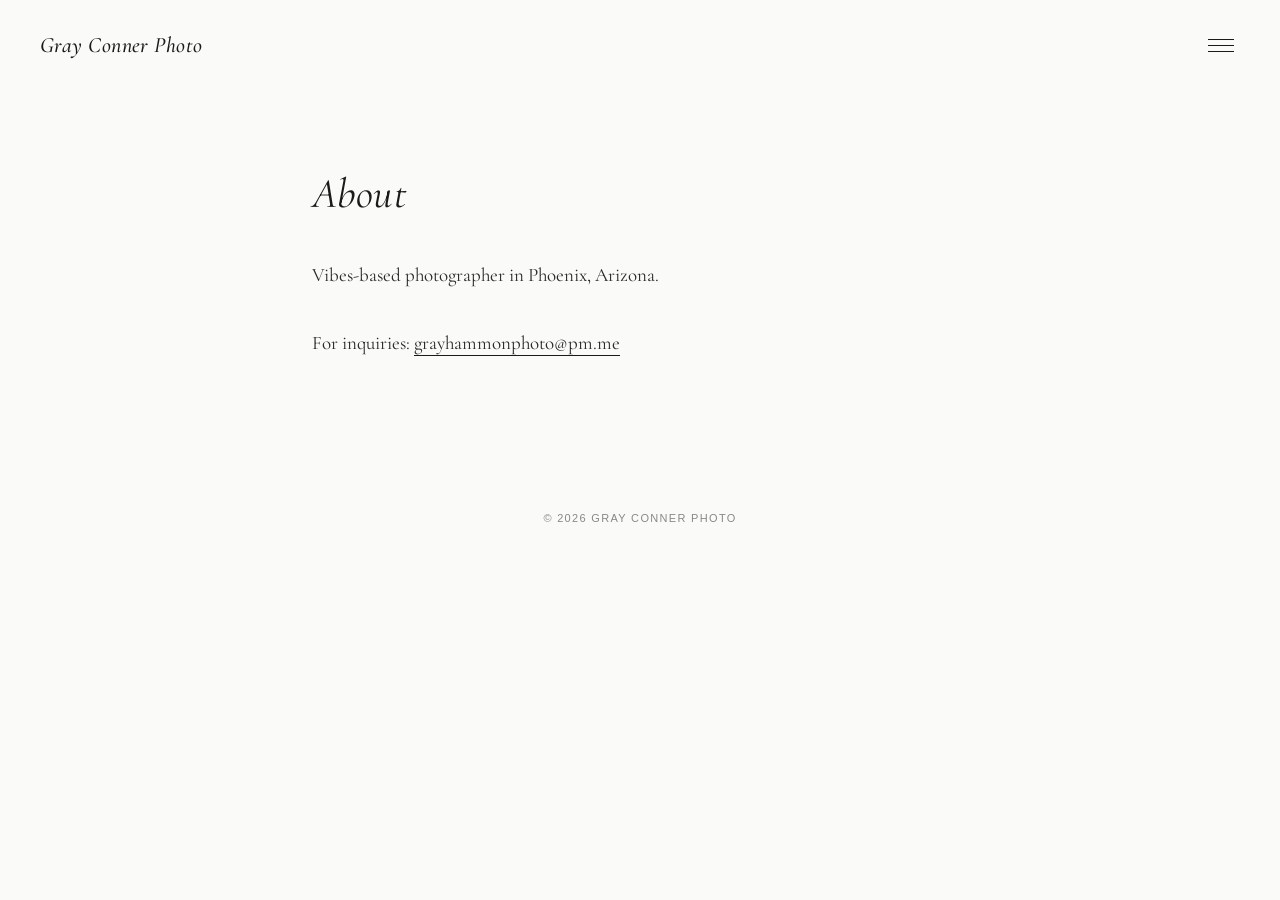
<file: about.html>
<!DOCTYPE html>
<html lang="en">
<head>
  <meta charset="UTF-8">
  <meta name="viewport" content="width=device-width, initial-scale=1.0">
  <title>About — Gray Conner Photo</title>
  <link rel="preconnect" href="https://fonts.googleapis.com">
  <link rel="preconnect" href="https://fonts.gstatic.com" crossorigin>
  <link href="https://fonts.googleapis.com/css2?family=Cormorant+Garamond:ital,wght@0,400;0,500;1,400;1,500&display=swap" rel="stylesheet">
  <link rel="stylesheet" href="css/style.css">
</head>
<body>

  <header class="header">
    <a href="/" class="logo">Gray Conner Photo</a>
    <button class="menu-toggle" aria-label="Open menu">
      <span></span>
      <span></span>
      <span></span>
    </button>
  </header>

  <nav class="nav-overlay">
    <button class="nav-close" aria-label="Close menu">&times;</button>
    <ul class="nav-links">
      <li><a href="/">Work</a></li>
      <li><a href="about.html">About</a></li>
      <li><a href="contact.html">Contact</a></li>
    </ul>
  </nav>

  <main class="about">
    <div class="about-content">
      <div class="about-text">
        <h1>About</h1>
        <p>
          Vibes-based photographer in Phoenix, Arizona.
        </p>
        <p class="about-contact">
          For inquiries: <a href="mailto:grayhammonphoto@pm.me">grayhammonphoto@pm.me</a>
        </p>
      </div>
    </div>
  </main>

  <footer class="footer">
    <p>&copy; 2026 Gray Conner Photo</p>
  </footer>

  <script src="js/main.js"></script>
</body>
</html>
</file>
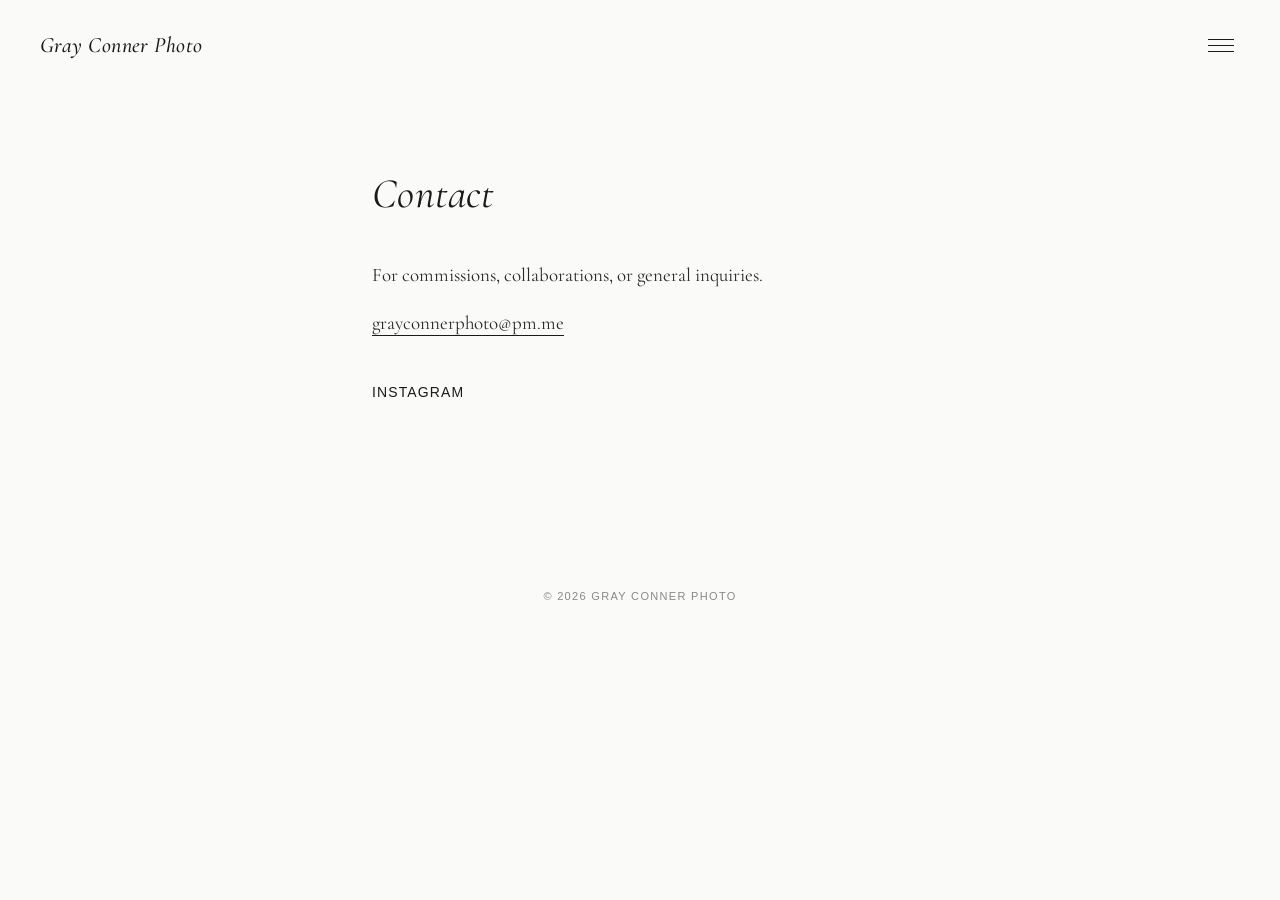
<file: contact.html>
<!DOCTYPE html>
<html lang="en">
<head>
  <meta charset="UTF-8">
  <meta name="viewport" content="width=device-width, initial-scale=1.0">
  <title>Contact — Gray Conner Photo</title>
  <link rel="preconnect" href="https://fonts.googleapis.com">
  <link rel="preconnect" href="https://fonts.gstatic.com" crossorigin>
  <link href="https://fonts.googleapis.com/css2?family=Cormorant+Garamond:ital,wght@0,400;0,500;1,400;1,500&display=swap" rel="stylesheet">
  <link rel="stylesheet" href="css/style.css">
</head>
<body>

  <header class="header">
    <a href="/" class="logo">Gray Conner Photo</a>
    <button class="menu-toggle" aria-label="Open menu">
      <span></span>
      <span></span>
      <span></span>
    </button>
  </header>

  <nav class="nav-overlay">
    <button class="nav-close" aria-label="Close menu">&times;</button>
    <ul class="nav-links">
      <li><a href="/">Work</a></li>
      <li><a href="about.html">About</a></li>
      <li><a href="contact.html">Contact</a></li>
    </ul>
  </nav>

  <main class="contact">
    <div class="contact-content">
      <h1>Contact</h1>
      <p>For commissions, collaborations, or general inquiries.</p>
      <p><a href="mailto:grayconnerphoto@pm.me">grayconnerphoto@pm.me</a></p>
      <div class="contact-social">
        <a href="https://instagram.com/grayconnerphoto" target="_blank" rel="noopener">Instagram</a>
      </div>
    </div>
  </main>

  <footer class="footer">
    <p>&copy; 2026 Gray Conner Photo</p>
  </footer>

  <script src="js/main.js"></script>
</body>
</html>
</file>
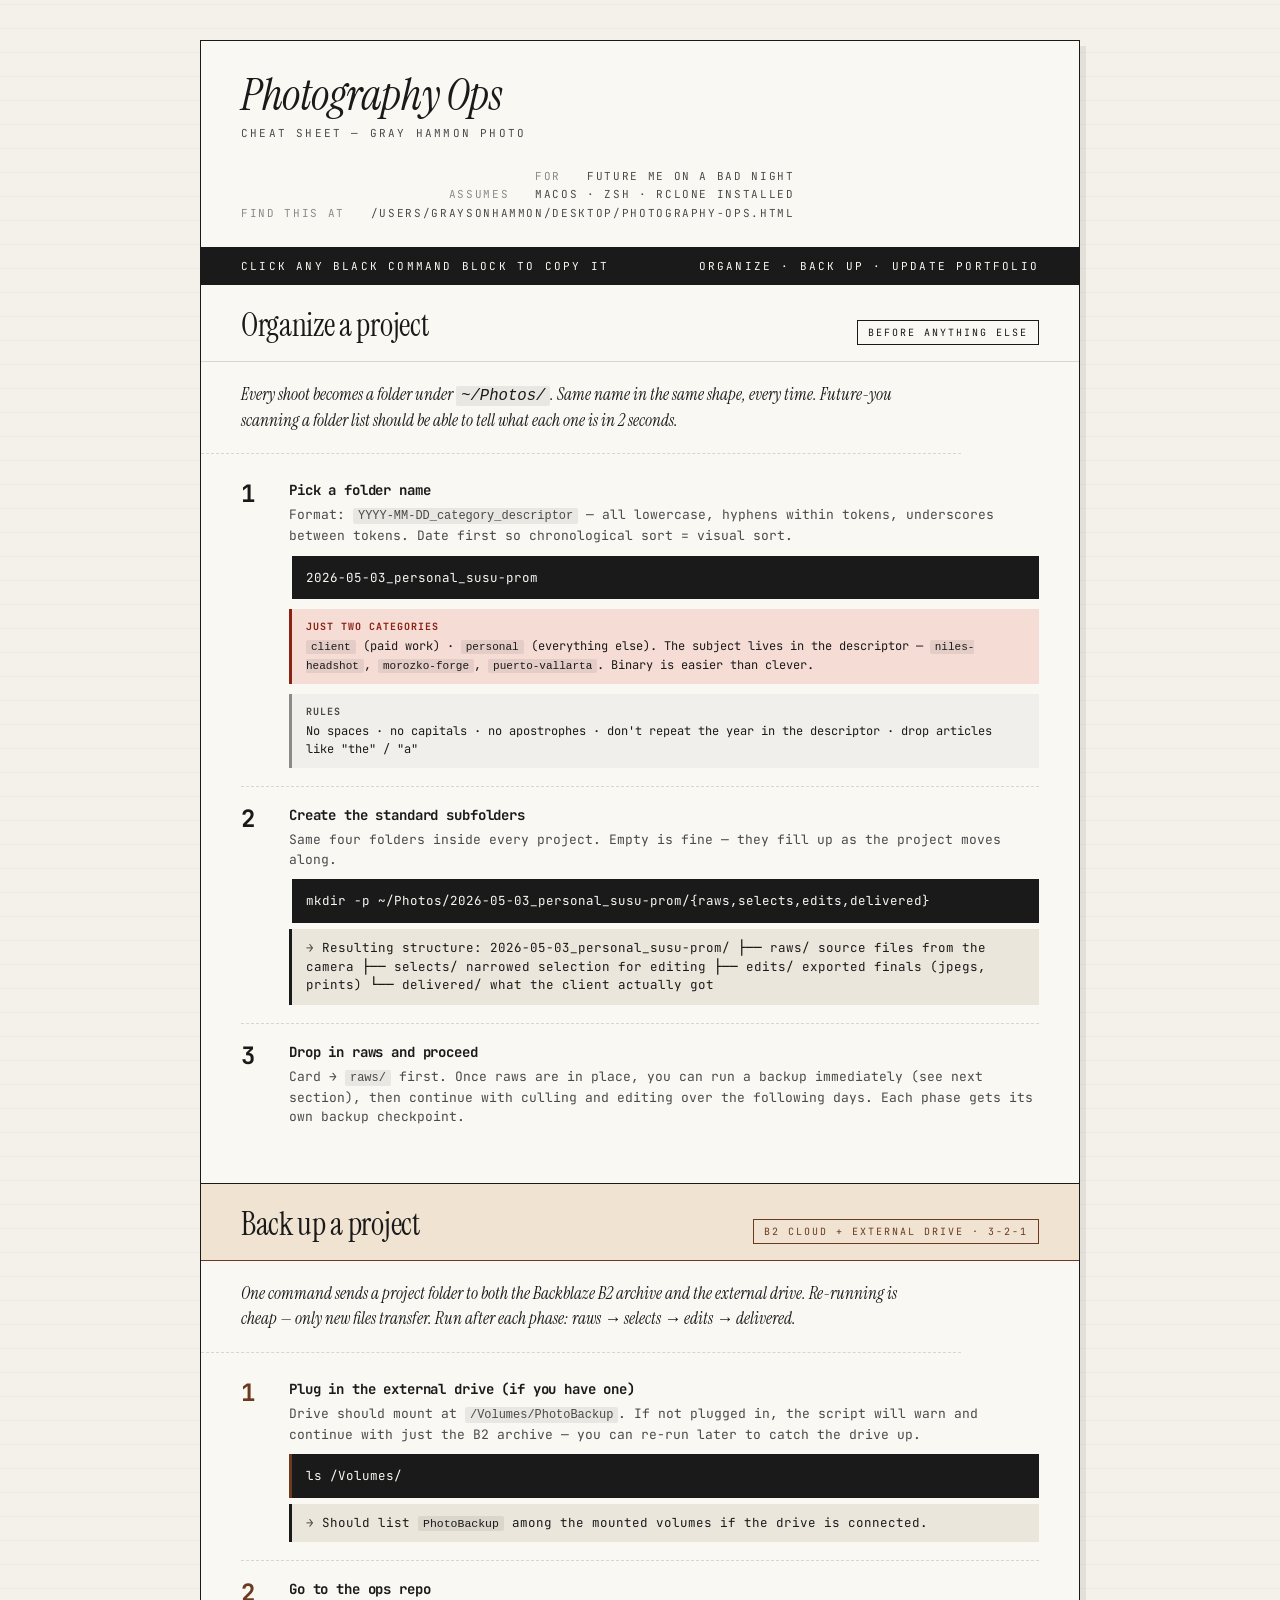
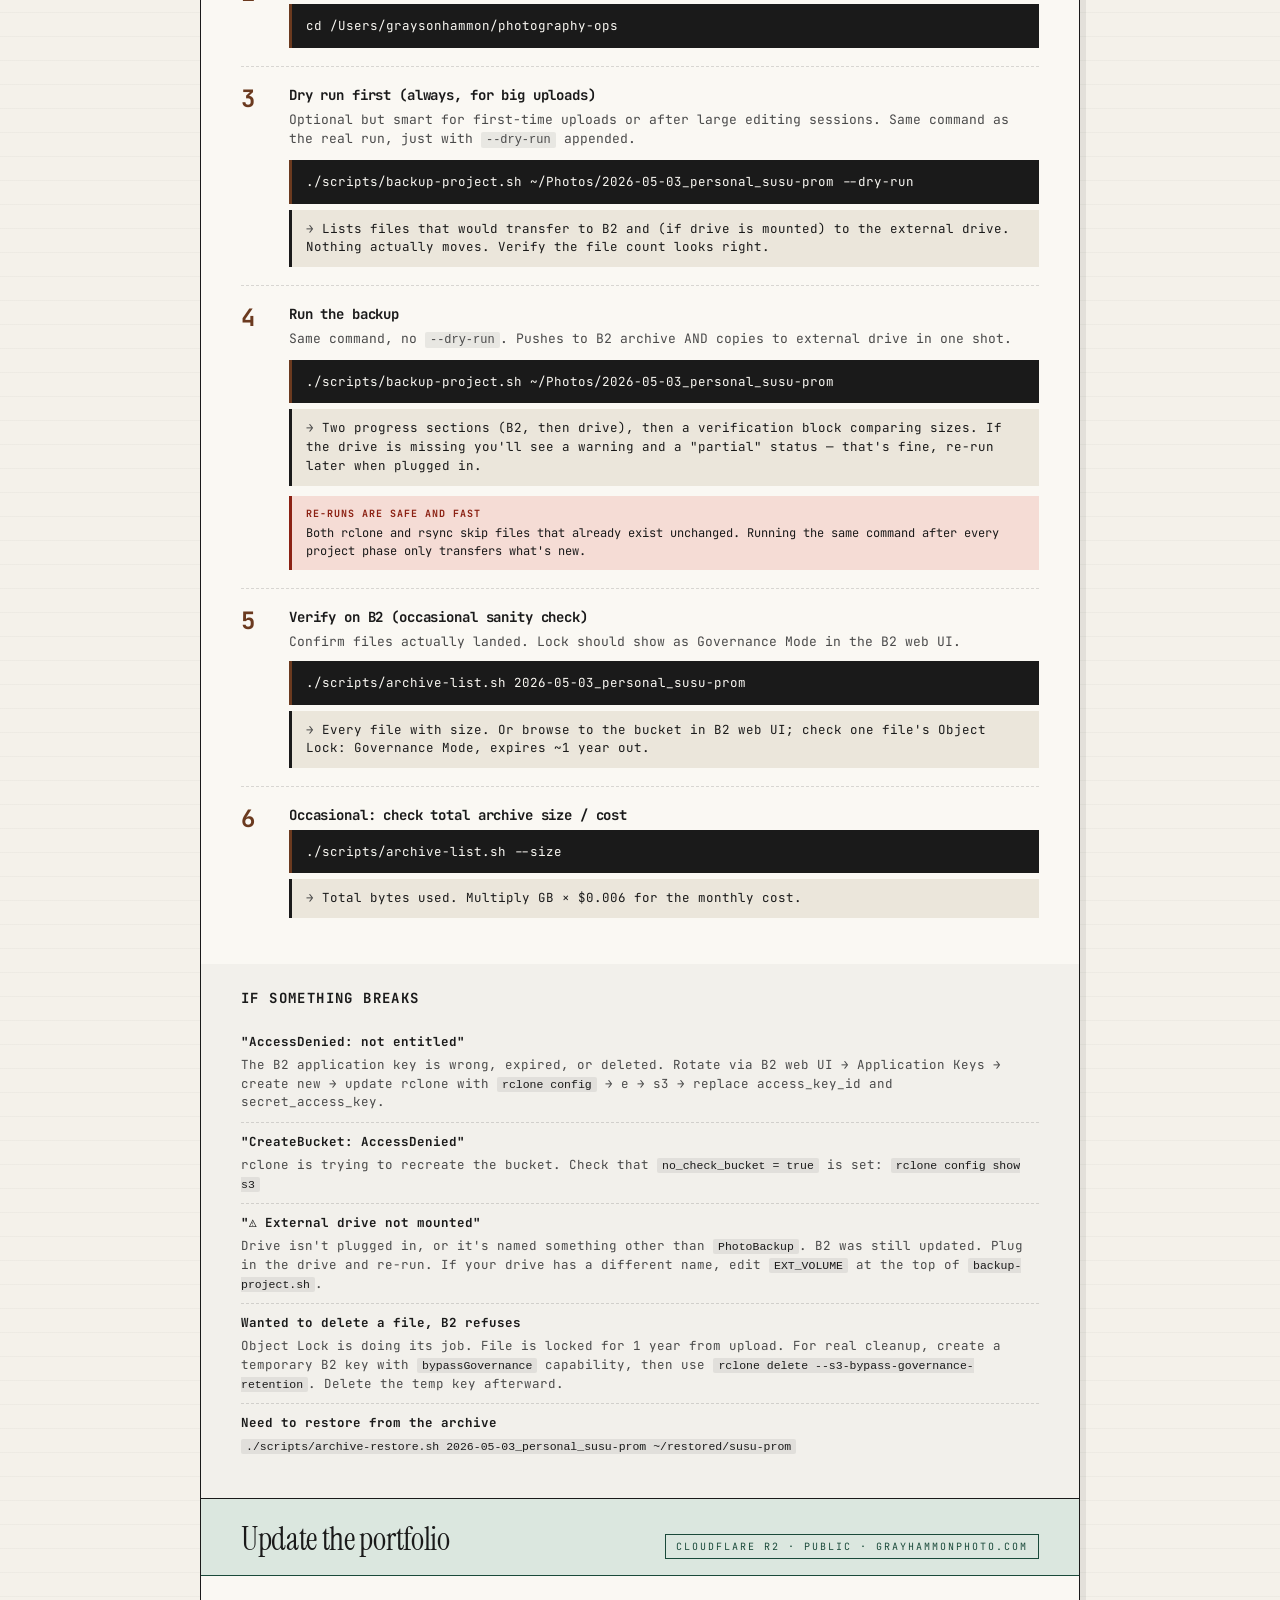
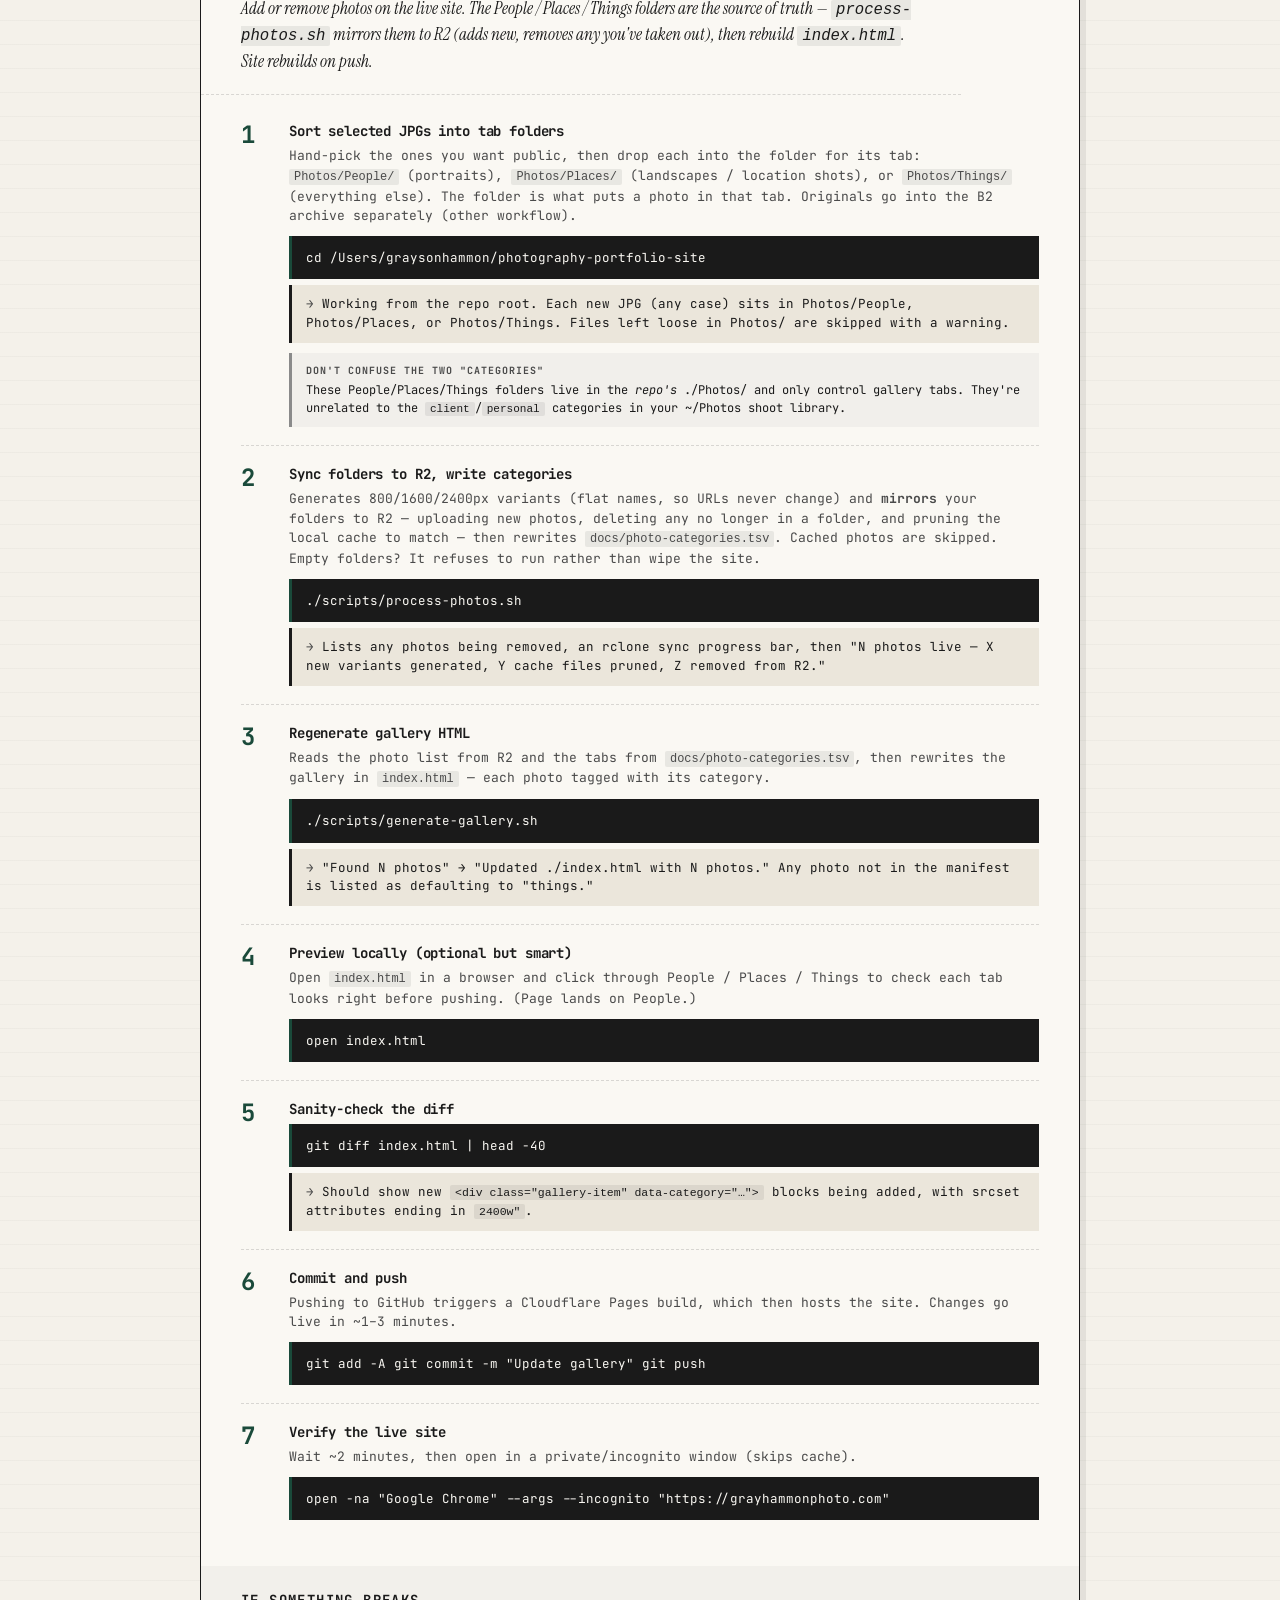
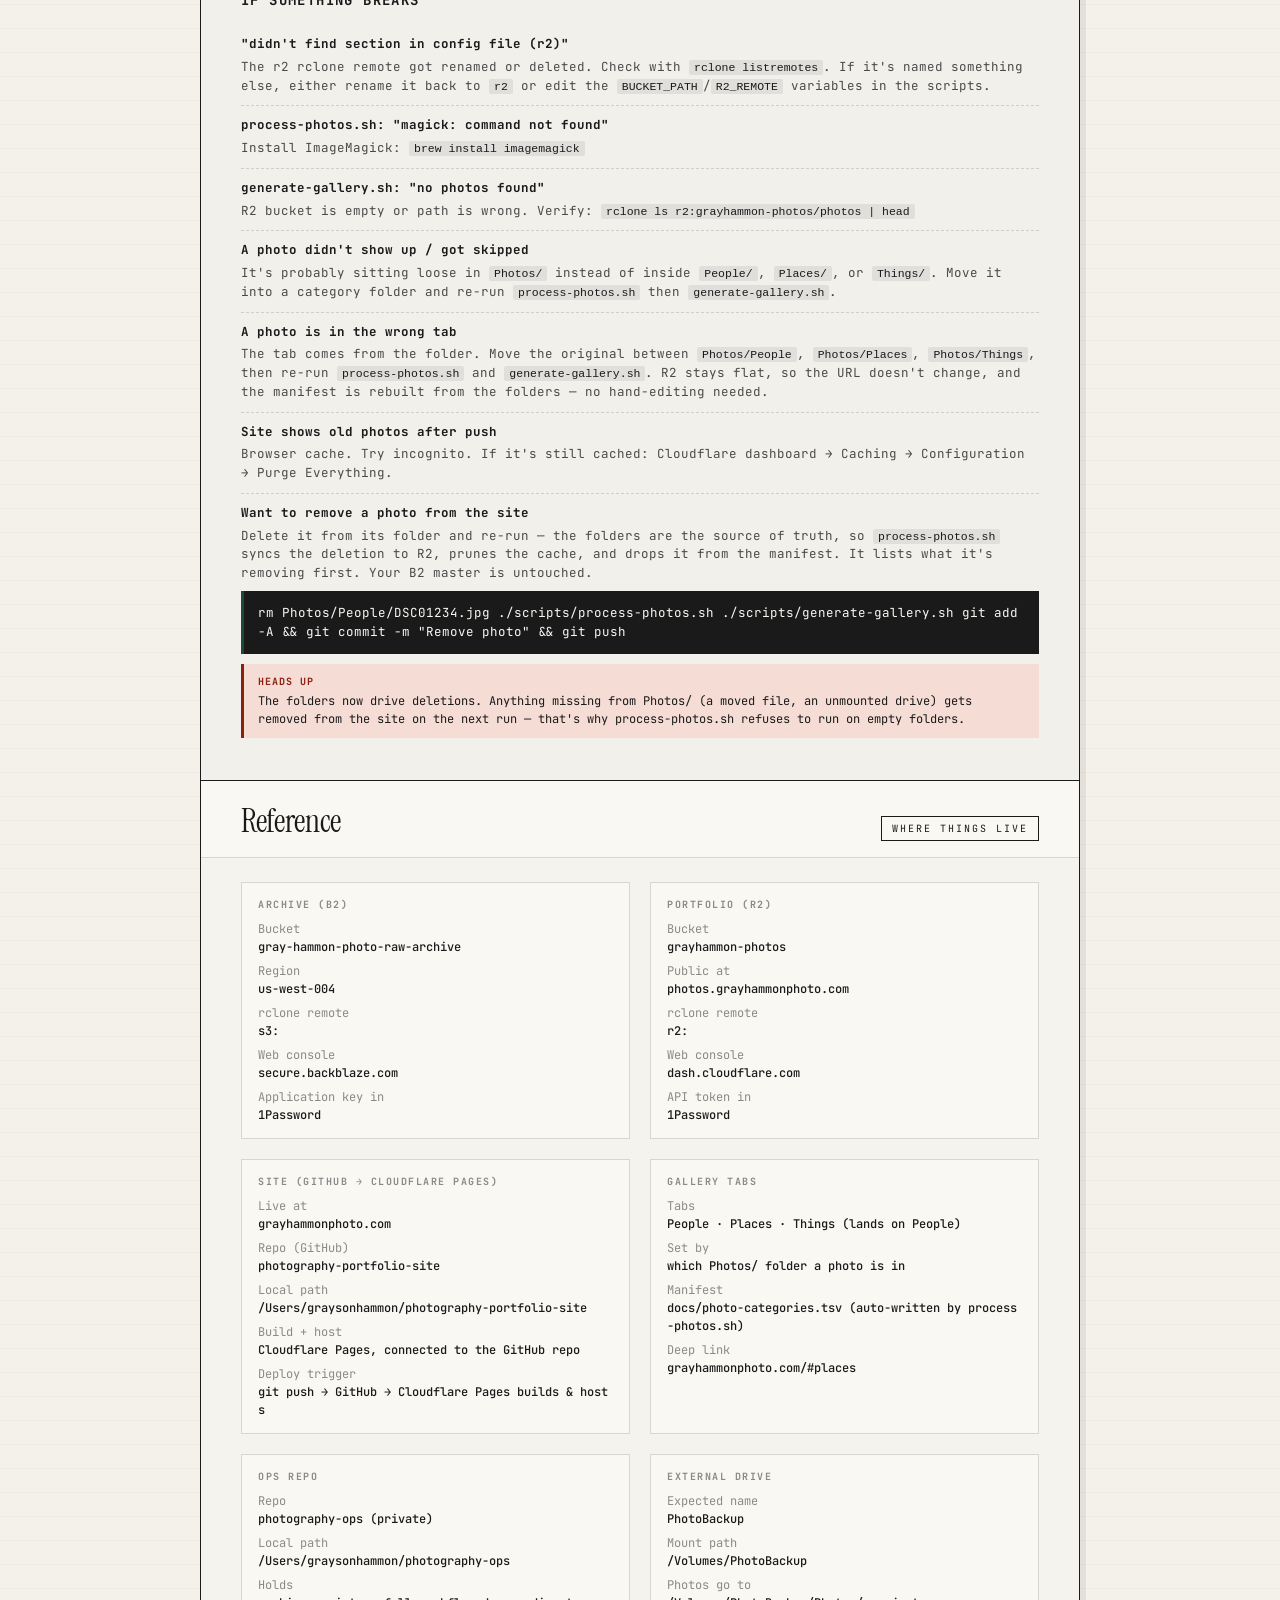
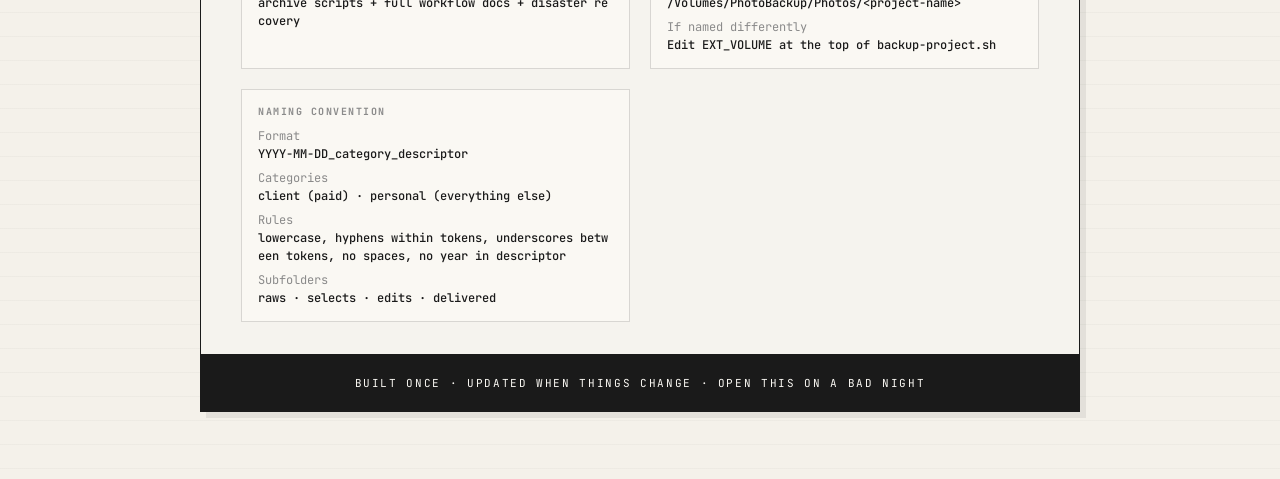
<file: docs/photography-ops-cheatsheet.html>
<!DOCTYPE html>
<html lang="en">
<head>
<meta charset="UTF-8">
<meta name="viewport" content="width=device-width, initial-scale=1.0">
<title>Photography Ops — Cheat Sheet</title>
<link rel="preconnect" href="https://fonts.googleapis.com">
<link rel="preconnect" href="https://fonts.gstatic.com" crossorigin>
<link href="https://fonts.googleapis.com/css2?family=JetBrains+Mono:wght@400;500;700&family=Instrument+Serif:ital@0;1&display=swap" rel="stylesheet">
<style>
  :root {
    --bg: #f4f1ea;
    --paper: #faf8f3;
    --ink: #1a1a1a;
    --ink-soft: #4a4a4a;
    --ink-faint: #8a8a8a;
    --rule: #1a1a1a;
    --hairline: rgba(26, 26, 26, 0.15);

    --archive: #6b3a1f;     /* dark amber — archive */
    --archive-bg: #f0e3d2;
    --portfolio: #1a4a3a;   /* deep teal — portfolio */
    --portfolio-bg: #dbe7df;
    --warn: #8b2113;
    --warn-bg: #f5dcd5;
    --check: #2d5016;
  }

  * {
    margin: 0;
    padding: 0;
    box-sizing: border-box;
  }

  html {
    font-size: 15px;
  }

  body {
    font-family: 'JetBrains Mono', ui-monospace, 'SF Mono', Menlo, Consolas, monospace;
    background: var(--bg);
    color: var(--ink);
    line-height: 1.5;
    padding: 40px 20px 80px;
    min-height: 100vh;
    background-image:
      repeating-linear-gradient(
        0deg,
        transparent 0,
        transparent 23px,
        rgba(26, 26, 26, 0.03) 23px,
        rgba(26, 26, 26, 0.03) 24px
      );
  }

  .page {
    max-width: 880px;
    margin: 0 auto;
    background: var(--paper);
    border: 1.5px solid var(--rule);
    box-shadow: 6px 6px 0 rgba(26, 26, 26, 0.08);
  }

  /* ---- Header ---- */
  .header {
    padding: 32px 40px 24px;
    border-bottom: 1.5px solid var(--rule);
    display: flex;
    justify-content: space-between;
    align-items: flex-end;
    gap: 24px;
    flex-wrap: wrap;
  }

  .title {
    font-family: 'Instrument Serif', Georgia, serif;
    font-size: 44px;
    font-weight: 400;
    font-style: italic;
    line-height: 1;
    letter-spacing: -0.01em;
  }

  .meta {
    font-size: 11px;
    text-transform: uppercase;
    letter-spacing: 0.15em;
    color: var(--ink-soft);
    text-align: right;
  }

  .meta-row {
    margin: 2px 0;
  }

  .meta-label {
    color: var(--ink-faint);
  }

  /* ---- Banner ---- */
  .banner {
    background: var(--ink);
    color: var(--paper);
    padding: 10px 40px;
    font-size: 11px;
    letter-spacing: 0.2em;
    text-transform: uppercase;
    display: flex;
    justify-content: space-between;
  }

  /* ---- Section ---- */
  .section {
    border-bottom: 1.5px solid var(--rule);
  }

  .section:last-child {
    border-bottom: none;
  }

  .section-header {
    padding: 24px 40px 16px;
    border-bottom: 1px solid var(--hairline);
    display: flex;
    align-items: baseline;
    justify-content: space-between;
    gap: 20px;
  }

  .section-archive .section-header {
    background: var(--archive-bg);
    border-bottom-color: var(--archive);
  }

  .section-portfolio .section-header {
    background: var(--portfolio-bg);
    border-bottom-color: var(--portfolio);
  }

  .section-title {
    font-family: 'Instrument Serif', Georgia, serif;
    font-size: 32px;
    font-weight: 400;
    line-height: 1;
    letter-spacing: -0.01em;
  }

  .section-tag {
    font-size: 10px;
    letter-spacing: 0.2em;
    text-transform: uppercase;
    padding: 4px 10px;
    border: 1px solid currentColor;
  }

  .section-archive .section-tag { color: var(--archive); }
  .section-portfolio .section-tag { color: var(--portfolio); }

  .section-summary {
    padding: 20px 40px;
    font-size: 17px;
    color: var(--ink);
    font-family: 'Instrument Serif', serif;
    font-style: italic;
    border-bottom: 1px dashed var(--hairline);
    line-height: 1.5;
    max-width: 760px;
  }

  /* ---- Steps ---- */
  .steps {
    padding: 8px 40px 28px;
  }

  .step {
    padding: 18px 0;
    border-bottom: 1px dashed var(--hairline);
    display: grid;
    grid-template-columns: 32px 1fr;
    gap: 16px;
    align-items: start;
  }

  .step:last-child {
    border-bottom: none;
  }

  .step-num {
    font-size: 24px;
    font-weight: 700;
    line-height: 1;
    padding-top: 2px;
  }

  .section-archive .step-num { color: var(--archive); }
  .section-portfolio .step-num { color: var(--portfolio); }

  .step-body h3 {
    font-size: 14px;
    font-weight: 700;
    margin-bottom: 4px;
    letter-spacing: -0.01em;
  }

  .step-body p {
    font-size: 13px;
    color: var(--ink-soft);
    margin: 4px 0 10px;
  }

  /* ---- Code blocks ---- */
  pre, .cmd {
    background: var(--ink);
    color: var(--paper);
    padding: 12px 14px;
    font-size: 12.5px;
    line-height: 1.55;
    font-family: 'JetBrains Mono', monospace;
    overflow-x: auto;
    border-left: 3px solid;
    position: relative;
  }

  .section-archive pre,
  .section-archive .cmd {
    border-left-color: var(--archive);
  }

  .section-portfolio pre,
  .section-portfolio .cmd {
    border-left-color: var(--portfolio);
  }

  pre + .expect, .cmd + .expect {
    background: #ebe6db;
    color: var(--ink);
    border-left: 3px solid var(--ink);
    padding: 10px 14px;
    font-size: 12.5px;
    font-style: normal;
    font-family: 'JetBrains Mono', monospace;
    margin-top: 6px;
    line-height: 1.5;
  }

  .expect::before {
    content: "→ ";
    color: var(--ink-soft);
    font-style: normal;
    font-weight: 700;
  }

  code {
    background: rgba(26, 26, 26, 0.08);
    padding: 1px 5px;
    font-size: 0.92em;
    border-radius: 2px;
  }

  /* ---- Callouts ---- */
  .note {
    margin-top: 10px;
    padding: 10px 14px;
    border-left: 3px solid var(--warn);
    background: var(--warn-bg);
    font-size: 12px;
    color: var(--ink);
  }

  .note strong {
    text-transform: uppercase;
    letter-spacing: 0.1em;
    font-size: 10px;
    color: var(--warn);
    display: block;
    margin-bottom: 3px;
  }

  /* ---- Reference (cards) ---- */
  .reference {
    padding: 24px 40px 32px;
    display: grid;
    grid-template-columns: repeat(2, 1fr);
    gap: 20px;
    background: rgba(26, 26, 26, 0.02);
  }

  .ref-card {
    border: 1px solid var(--hairline);
    background: var(--paper);
    padding: 14px 16px;
  }

  .ref-card h4 {
    font-size: 10px;
    text-transform: uppercase;
    letter-spacing: 0.15em;
    color: var(--ink-faint);
    margin-bottom: 8px;
  }

  .ref-card dl {
    font-size: 12px;
  }

  .ref-card dt {
    color: var(--ink-faint);
    margin-top: 6px;
  }

  .ref-card dd {
    font-weight: 500;
    word-break: break-all;
  }

  /* ---- Troubleshooting ---- */
  .trouble {
    padding: 24px 40px 32px;
    background: rgba(26, 26, 26, 0.03);
  }

  .trouble h3 {
    font-size: 14px;
    font-weight: 700;
    margin-bottom: 14px;
    text-transform: uppercase;
    letter-spacing: 0.1em;
  }

  .trouble-item {
    padding: 10px 0;
    border-bottom: 1px dashed var(--hairline);
    font-size: 12.5px;
  }

  .trouble-item:last-child {
    border-bottom: none;
  }

  .trouble-q {
    font-weight: 700;
    margin-bottom: 4px;
  }

  .trouble-a {
    color: var(--ink-soft);
  }

  .trouble-a code {
    color: var(--ink);
  }

  /* ---- Footer ---- */
  .footer {
    padding: 20px 40px;
    background: var(--ink);
    color: var(--paper);
    font-size: 11px;
    text-align: center;
    letter-spacing: 0.15em;
    text-transform: uppercase;
  }

  /* ---- Responsive ---- */
  @media (max-width: 700px) {
    body { padding: 20px 10px 40px; }
    .header, .section-header, .section-summary, .steps, .reference, .trouble {
      padding-left: 20px;
      padding-right: 20px;
    }
    .title { font-size: 32px; }
    .section-title { font-size: 24px; }
    .reference { grid-template-columns: 1fr; }
    .meta { text-align: left; }
  }

  /* ---- Print ---- */
  @media print {
    body { background: white; padding: 0; }
    .page { box-shadow: none; border: 1px solid black; }
    pre, .cmd { background: white; color: black; border: 1px solid black; }
    .footer { background: white; color: black; border-top: 1px solid black; }
  }

  /* ---- Subtle interaction ---- */
  pre, .cmd {
    cursor: pointer;
    transition: background 0.15s;
  }
  pre:hover, .cmd:hover {
    background: #2a2a2a;
  }
  pre::after, .cmd::after {
    content: "click to copy";
    position: absolute;
    top: 6px;
    right: 10px;
    font-size: 9px;
    color: var(--ink-faint);
    letter-spacing: 0.15em;
    text-transform: uppercase;
    opacity: 0;
    transition: opacity 0.15s;
  }
  pre:hover::after, .cmd:hover::after {
    opacity: 1;
  }
  pre.copied::after, .cmd.copied::after {
    content: "✓ copied";
    color: #6db66d;
    opacity: 1;
  }
</style>
</head>
<body>

<div class="page">

  <div class="header">
    <div>
      <div class="title">Photography Ops</div>
      <div style="font-size: 11px; letter-spacing: 0.2em; text-transform: uppercase; color: var(--ink-soft); margin-top: 8px;">
        Cheat Sheet — Gray Hammon Photo
      </div>
    </div>
    <div class="meta">
      <div class="meta-row"><span class="meta-label">For</span> &nbsp; future me on a bad night</div>
      <div class="meta-row"><span class="meta-label">Assumes</span> &nbsp; macOS · zsh · rclone installed</div>
      <div class="meta-row"><span class="meta-label">Find this at</span> &nbsp; /Users/graysonhammon/Desktop/photography-ops.html</div>
    </div>
  </div>

  <div class="banner">
    <span>Click any black command block to copy it</span>
    <span>Organize · Back up · Update portfolio</span>
  </div>

  <!-- ============================================
       PROJECT ORGANIZATION
       ============================================ -->
  <section class="section">

    <div class="section-header">
      <div class="section-title">Organize a project</div>
      <div class="section-tag">Before anything else</div>
    </div>

    <div class="section-summary">
      Every shoot becomes a folder under <code>~/Photos/</code>. Same name in the same shape, every time. Future-you scanning a folder list should be able to tell what each one is in 2 seconds.
    </div>

    <div class="steps">

      <div class="step">
        <div class="step-num">1</div>
        <div class="step-body">
          <h3>Pick a folder name</h3>
          <p>Format: <code>YYYY-MM-DD_category_descriptor</code> — all lowercase, hyphens within tokens, underscores between tokens. Date first so chronological sort = visual sort.</p>
          <div class="cmd">2026-05-03_personal_susu-prom</div>
          <div class="note">
            <strong>Just two categories</strong>
            <code>client</code> (paid work) · <code>personal</code> (everything else). The subject lives in the descriptor — <code>niles-headshot</code>, <code>morozko-forge</code>, <code>puerto-vallarta</code>. Binary is easier than clever.
          </div>
          <div class="note" style="border-left-color: var(--ink-faint); background: rgba(26,26,26,0.04);">
            <strong style="color: var(--ink-soft);">Rules</strong>
            No spaces · no capitals · no apostrophes · don't repeat the year in the descriptor · drop articles like "the" / "a"
          </div>
        </div>
      </div>

      <div class="step">
        <div class="step-num">2</div>
        <div class="step-body">
          <h3>Create the standard subfolders</h3>
          <p>Same four folders inside every project. Empty is fine — they fill up as the project moves along.</p>
          <div class="cmd">mkdir -p ~/Photos/2026-05-03_personal_susu-prom/{raws,selects,edits,delivered}</div>
          <div class="expect">Resulting structure:
2026-05-03_personal_susu-prom/
├── raws/         source files from the camera
├── selects/      narrowed selection for editing
├── edits/        exported finals (jpegs, prints)
└── delivered/    what the client actually got</div>
        </div>
      </div>

      <div class="step">
        <div class="step-num">3</div>
        <div class="step-body">
          <h3>Drop in raws and proceed</h3>
          <p>Card → <code>raws/</code> first. Once raws are in place, you can run a backup immediately (see next section), then continue with culling and editing over the following days. Each phase gets its own backup checkpoint.</p>
        </div>
      </div>

    </div>
  </section>

  <!-- ============================================
       ARCHIVE / BACKUP
       ============================================ -->
  <section class="section section-archive">

    <div class="section-header">
      <div class="section-title">Back up a project</div>
      <div class="section-tag">B2 cloud + external drive · 3-2-1</div>
    </div>

    <div class="section-summary">
      One command sends a project folder to both the Backblaze B2 archive and the external drive. Re-running is cheap — only new files transfer. Run after each phase: raws → selects → edits → delivered.
    </div>

    <div class="steps">

      <div class="step">
        <div class="step-num">1</div>
        <div class="step-body">
          <h3>Plug in the external drive (if you have one)</h3>
          <p>Drive should mount at <code>/Volumes/PhotoBackup</code>. If not plugged in, the script will warn and continue with just the B2 archive — you can re-run later to catch the drive up.</p>
          <div class="cmd">ls /Volumes/</div>
          <div class="expect">Should list <code>PhotoBackup</code> among the mounted volumes if the drive is connected.</div>
        </div>
      </div>

      <div class="step">
        <div class="step-num">2</div>
        <div class="step-body">
          <h3>Go to the ops repo</h3>
          <div class="cmd">cd /Users/graysonhammon/photography-ops</div>
        </div>
      </div>

      <div class="step">
        <div class="step-num">3</div>
        <div class="step-body">
          <h3>Dry run first (always, for big uploads)</h3>
          <p>Optional but smart for first-time uploads or after large editing sessions. Same command as the real run, just with <code>--dry-run</code> appended.</p>
          <div class="cmd">./scripts/backup-project.sh ~/Photos/2026-05-03_personal_susu-prom --dry-run</div>
          <div class="expect">Lists files that would transfer to B2 and (if drive is mounted) to the external drive. Nothing actually moves. Verify the file count looks right.</div>
        </div>
      </div>

      <div class="step">
        <div class="step-num">4</div>
        <div class="step-body">
          <h3>Run the backup</h3>
          <p>Same command, no <code>--dry-run</code>. Pushes to B2 archive AND copies to external drive in one shot.</p>
          <div class="cmd">./scripts/backup-project.sh ~/Photos/2026-05-03_personal_susu-prom</div>
          <div class="expect">Two progress sections (B2, then drive), then a verification block comparing sizes. If the drive is missing you'll see a warning and a "partial" status — that's fine, re-run later when plugged in.</div>
          <div class="note">
            <strong>Re-runs are safe and fast</strong>
            Both rclone and rsync skip files that already exist unchanged. Running the same command after every project phase only transfers what's new.
          </div>
        </div>
      </div>

      <div class="step">
        <div class="step-num">5</div>
        <div class="step-body">
          <h3>Verify on B2 (occasional sanity check)</h3>
          <p>Confirm files actually landed. Lock should show as Governance Mode in the B2 web UI.</p>
          <div class="cmd">./scripts/archive-list.sh 2026-05-03_personal_susu-prom</div>
          <div class="expect">Every file with size. Or browse to the bucket in B2 web UI; check one file's Object Lock: Governance Mode, expires ~1 year out.</div>
        </div>
      </div>

      <div class="step">
        <div class="step-num">6</div>
        <div class="step-body">
          <h3>Occasional: check total archive size / cost</h3>
          <div class="cmd">./scripts/archive-list.sh --size</div>
          <div class="expect">Total bytes used. Multiply GB × $0.006 for the monthly cost.</div>
        </div>
      </div>

    </div>

    <div class="trouble">
      <h3>If something breaks</h3>

      <div class="trouble-item">
        <div class="trouble-q">"AccessDenied: not entitled"</div>
        <div class="trouble-a">The B2 application key is wrong, expired, or deleted. Rotate via B2 web UI → Application Keys → create new → update rclone with <code>rclone config</code> → e → s3 → replace access_key_id and secret_access_key.</div>
      </div>

      <div class="trouble-item">
        <div class="trouble-q">"CreateBucket: AccessDenied"</div>
        <div class="trouble-a">rclone is trying to recreate the bucket. Check that <code>no_check_bucket = true</code> is set: <code>rclone config show s3</code></div>
      </div>

      <div class="trouble-item">
        <div class="trouble-q">"⚠ External drive not mounted"</div>
        <div class="trouble-a">Drive isn't plugged in, or it's named something other than <code>PhotoBackup</code>. B2 was still updated. Plug in the drive and re-run. If your drive has a different name, edit <code>EXT_VOLUME</code> at the top of <code>backup-project.sh</code>.</div>
      </div>

      <div class="trouble-item">
        <div class="trouble-q">Wanted to delete a file, B2 refuses</div>
        <div class="trouble-a">Object Lock is doing its job. File is locked for 1 year from upload. For real cleanup, create a temporary B2 key with <code>bypassGovernance</code> capability, then use <code>rclone delete --s3-bypass-governance-retention</code>. Delete the temp key afterward.</div>
      </div>

      <div class="trouble-item">
        <div class="trouble-q">Need to restore from the archive</div>
        <div class="trouble-a"><code>./scripts/archive-restore.sh 2026-05-03_personal_susu-prom ~/restored/susu-prom</code></div>
      </div>
    </div>

  </section>

  <!-- ============================================
       PORTFOLIO
       ============================================ -->
  <section class="section section-portfolio">

    <div class="section-header">
      <div class="section-title">Update the portfolio</div>
      <div class="section-tag">Cloudflare R2 · Public · grayhammonphoto.com</div>
    </div>

    <div class="section-summary">
      Add or remove photos on the live site. The People / Places / Things folders are the source of truth — <code>process-photos.sh</code> mirrors them to R2 (adds new, removes any you've taken out), then rebuild <code>index.html</code>. Site rebuilds on push.
    </div>

    <div class="steps">

      <div class="step">
        <div class="step-num">1</div>
        <div class="step-body">
          <h3>Sort selected JPGs into tab folders</h3>
          <p>Hand-pick the ones you want public, then drop each into the folder for its tab: <code>Photos/People/</code> (portraits), <code>Photos/Places/</code> (landscapes / location shots), or <code>Photos/Things/</code> (everything else). The folder is what puts a photo in that tab. Originals go into the B2 archive separately (other workflow).</p>
          <div class="cmd">cd /Users/graysonhammon/photography-portfolio-site</div>
          <div class="expect">Working from the repo root. Each new JPG (any case) sits in Photos/People, Photos/Places, or Photos/Things. Files left loose in Photos/ are skipped with a warning.</div>
          <div class="note" style="border-left-color: var(--ink-faint); background: rgba(26,26,26,0.04);">
            <strong style="color: var(--ink-soft);">Don't confuse the two "categories"</strong>
            These People/Places/Things folders live in the <em>repo's</em> ./Photos/ and only control gallery tabs. They're unrelated to the <code>client</code>/<code>personal</code> categories in your ~/Photos shoot library.
          </div>
        </div>
      </div>

      <div class="step">
        <div class="step-num">2</div>
        <div class="step-body">
          <h3>Sync folders to R2, write categories</h3>
          <p>Generates 800/1600/2400px variants (flat names, so URLs never change) and <strong>mirrors</strong> your folders to R2 — uploading new photos, deleting any no longer in a folder, and pruning the local cache to match — then rewrites <code>docs/photo-categories.tsv</code>. Cached photos are skipped. Empty folders? It refuses to run rather than wipe the site.</p>
          <div class="cmd">./scripts/process-photos.sh</div>
          <div class="expect">Lists any photos being removed, an rclone sync progress bar, then "N photos live — X new variants generated, Y cache files pruned, Z removed from R2."</div>
        </div>
      </div>

      <div class="step">
        <div class="step-num">3</div>
        <div class="step-body">
          <h3>Regenerate gallery HTML</h3>
          <p>Reads the photo list from R2 and the tabs from <code>docs/photo-categories.tsv</code>, then rewrites the gallery in <code>index.html</code> — each photo tagged with its category.</p>
          <div class="cmd">./scripts/generate-gallery.sh</div>
          <div class="expect">"Found N photos" → "Updated ./index.html with N photos." Any photo not in the manifest is listed as defaulting to "things."</div>
        </div>
      </div>

      <div class="step">
        <div class="step-num">4</div>
        <div class="step-body">
          <h3>Preview locally (optional but smart)</h3>
          <p>Open <code>index.html</code> in a browser and click through People / Places / Things to check each tab looks right before pushing. (Page lands on People.)</p>
          <div class="cmd">open index.html</div>
        </div>
      </div>

      <div class="step">
        <div class="step-num">5</div>
        <div class="step-body">
          <h3>Sanity-check the diff</h3>
          <div class="cmd">git diff index.html | head -40</div>
          <div class="expect">Should show new <code>&lt;div class="gallery-item" data-category="…"&gt;</code> blocks being added, with srcset attributes ending in <code>2400w"</code>.</div>
        </div>
      </div>

      <div class="step">
        <div class="step-num">6</div>
        <div class="step-body">
          <h3>Commit and push</h3>
          <p>Pushing to GitHub triggers a Cloudflare Pages build, which then hosts the site. Changes go live in ~1–3 minutes.</p>
          <div class="cmd">git add -A
git commit -m "Update gallery"
git push</div>
        </div>
      </div>

      <div class="step">
        <div class="step-num">7</div>
        <div class="step-body">
          <h3>Verify the live site</h3>
          <p>Wait ~2 minutes, then open in a private/incognito window (skips cache).</p>
          <div class="cmd">open -na "Google Chrome" --args --incognito "https://grayhammonphoto.com"</div>
        </div>
      </div>

    </div>

    <div class="trouble">
      <h3>If something breaks</h3>

      <div class="trouble-item">
        <div class="trouble-q">"didn't find section in config file (r2)"</div>
        <div class="trouble-a">The r2 rclone remote got renamed or deleted. Check with <code>rclone listremotes</code>. If it's named something else, either rename it back to <code>r2</code> or edit the <code>BUCKET_PATH</code>/<code>R2_REMOTE</code> variables in the scripts.</div>
      </div>

      <div class="trouble-item">
        <div class="trouble-q">process-photos.sh: "magick: command not found"</div>
        <div class="trouble-a">Install ImageMagick: <code>brew install imagemagick</code></div>
      </div>

      <div class="trouble-item">
        <div class="trouble-q">generate-gallery.sh: "no photos found"</div>
        <div class="trouble-a">R2 bucket is empty or path is wrong. Verify: <code>rclone ls r2:grayhammon-photos/photos | head</code></div>
      </div>

      <div class="trouble-item">
        <div class="trouble-q">A photo didn't show up / got skipped</div>
        <div class="trouble-a">It's probably sitting loose in <code>Photos/</code> instead of inside <code>People/</code>, <code>Places/</code>, or <code>Things/</code>. Move it into a category folder and re-run <code>process-photos.sh</code> then <code>generate-gallery.sh</code>.</div>
      </div>

      <div class="trouble-item">
        <div class="trouble-q">A photo is in the wrong tab</div>
        <div class="trouble-a">The tab comes from the folder. Move the original between <code>Photos/People</code>, <code>Photos/Places</code>, <code>Photos/Things</code>, then re-run <code>process-photos.sh</code> and <code>generate-gallery.sh</code>. R2 stays flat, so the URL doesn't change, and the manifest is rebuilt from the folders — no hand-editing needed.</div>
      </div>

      <div class="trouble-item">
        <div class="trouble-q">Site shows old photos after push</div>
        <div class="trouble-a">Browser cache. Try incognito. If it's still cached: Cloudflare dashboard → Caching → Configuration → Purge Everything.</div>
      </div>

      <div class="trouble-item">
        <div class="trouble-q">Want to remove a photo from the site</div>
        <div class="trouble-a">Delete it from its folder and re-run — the folders are the source of truth, so <code>process-photos.sh</code> syncs the deletion to R2, prunes the cache, and drops it from the manifest. It lists what it's removing first. Your B2 master is untouched.
          <div class="cmd" style="margin-top: 8px;">rm Photos/People/DSC01234.jpg
./scripts/process-photos.sh
./scripts/generate-gallery.sh
git add -A && git commit -m "Remove photo" && git push</div>
          <div class="note"><strong>Heads up</strong> The folders now drive deletions. Anything missing from Photos/ (a moved file, an unmounted drive) gets removed from the site on the next run — that's why process-photos.sh refuses to run on empty folders.</div>
        </div>
      </div>
    </div>

  </section>

  <!-- ============================================
       REFERENCE CARDS
       ============================================ -->
  <section class="section">

    <div class="section-header">
      <div class="section-title">Reference</div>
      <div class="section-tag">Where things live</div>
    </div>

    <div class="reference">

      <div class="ref-card">
        <h4>Archive (B2)</h4>
        <dl>
          <dt>Bucket</dt>
          <dd>gray-hammon-photo-raw-archive</dd>
          <dt>Region</dt>
          <dd>us-west-004</dd>
          <dt>rclone remote</dt>
          <dd>s3:</dd>
          <dt>Web console</dt>
          <dd>secure.backblaze.com</dd>
          <dt>Application key in</dt>
          <dd>1Password</dd>
        </dl>
      </div>

      <div class="ref-card">
        <h4>Portfolio (R2)</h4>
        <dl>
          <dt>Bucket</dt>
          <dd>grayhammon-photos</dd>
          <dt>Public at</dt>
          <dd>photos.grayhammonphoto.com</dd>
          <dt>rclone remote</dt>
          <dd>r2:</dd>
          <dt>Web console</dt>
          <dd>dash.cloudflare.com</dd>
          <dt>API token in</dt>
          <dd>1Password</dd>
        </dl>
      </div>

      <div class="ref-card">
        <h4>Site (GitHub → Cloudflare Pages)</h4>
        <dl>
          <dt>Live at</dt>
          <dd>grayhammonphoto.com</dd>
          <dt>Repo (GitHub)</dt>
          <dd>photography-portfolio-site</dd>
          <dt>Local path</dt>
          <dd>/Users/graysonhammon/photography-portfolio-site</dd>
          <dt>Build + host</dt>
          <dd>Cloudflare Pages, connected to the GitHub repo</dd>
          <dt>Deploy trigger</dt>
          <dd>git push → GitHub → Cloudflare Pages builds & hosts</dd>
        </dl>
      </div>

      <div class="ref-card">
        <h4>Gallery tabs</h4>
        <dl>
          <dt>Tabs</dt>
          <dd>People · Places · Things (lands on People)</dd>
          <dt>Set by</dt>
          <dd>which Photos/ folder a photo is in</dd>
          <dt>Manifest</dt>
          <dd>docs/photo-categories.tsv (auto-written by process-photos.sh)</dd>
          <dt>Deep link</dt>
          <dd>grayhammonphoto.com/#places</dd>
        </dl>
      </div>

      <div class="ref-card">
        <h4>Ops repo</h4>
        <dl>
          <dt>Repo</dt>
          <dd>photography-ops (private)</dd>
          <dt>Local path</dt>
          <dd>/Users/graysonhammon/photography-ops</dd>
          <dt>Holds</dt>
          <dd>archive scripts + full workflow docs + disaster recovery</dd>
        </dl>
      </div>

      <div class="ref-card">
        <h4>External drive</h4>
        <dl>
          <dt>Expected name</dt>
          <dd>PhotoBackup</dd>
          <dt>Mount path</dt>
          <dd>/Volumes/PhotoBackup</dd>
          <dt>Photos go to</dt>
          <dd>/Volumes/PhotoBackup/Photos/&lt;project-name&gt;</dd>
          <dt>If named differently</dt>
          <dd>Edit EXT_VOLUME at the top of backup-project.sh</dd>
        </dl>
      </div>

      <div class="ref-card">
        <h4>Naming convention</h4>
        <dl>
          <dt>Format</dt>
          <dd>YYYY-MM-DD_category_descriptor</dd>
          <dt>Categories</dt>
          <dd>client (paid) · personal (everything else)</dd>
          <dt>Rules</dt>
          <dd>lowercase, hyphens within tokens, underscores between tokens, no spaces, no year in descriptor</dd>
          <dt>Subfolders</dt>
          <dd>raws · selects · edits · delivered</dd>
        </dl>
      </div>

    </div>
  </section>

  <div class="footer">
    Built once · Updated when things change · Open this on a bad night
  </div>

</div>

<script>
  // Click-to-copy for code blocks
  document.querySelectorAll('pre, .cmd').forEach(block => {
    block.addEventListener('click', async () => {
      const text = block.textContent.replace(/click to copy|✓ copied/g, '').trim();
      try {
        await navigator.clipboard.writeText(text);
        block.classList.add('copied');
        setTimeout(() => block.classList.remove('copied'), 1500);
      } catch (err) {
        // Fallback: select the text so user can Cmd+C
        const range = document.createRange();
        range.selectNodeContents(block);
        const sel = window.getSelection();
        sel.removeAllRanges();
        sel.addRange(range);
      }
    });
  });
</script>

</body>
</html>
</file>
<file: css/style.css>
/* ============================================
   Gray Conner Photo — Minimal Portfolio
   ============================================ */

/* Reset & Base */
*, *::before, *::after {
  margin: 0;
  padding: 0;
  box-sizing: border-box;
}

html {
  font-size: 16px;
  -webkit-font-smoothing: antialiased;
  -moz-osx-font-smoothing: grayscale;
}

body {
  font-family: 'Cormorant Garamond', Georgia, 'Times New Roman', serif;
  font-weight: 400;
  color: #1a1a1a;
  background: #fafaf8;
  line-height: 1.6;
}

a {
  color: inherit;
  text-decoration: none;
}

img {
  display: block;
  width: 100%;
  height: auto;
}

/* ---- Header ---- */
.header {
  position: fixed;
  top: 0;
  left: 0;
  right: 0;
  display: flex;
  justify-content: space-between;
  align-items: center;
  padding: 28px 40px;
  z-index: 100;
  background: rgba(250, 250, 248, 0.92);
  backdrop-filter: blur(10px);
  -webkit-backdrop-filter: blur(10px);
}

.logo {
  font-family: 'Cormorant Garamond', Georgia, serif;
  font-size: 22px;
  font-weight: 500;
  font-style: italic;
  letter-spacing: 0.02em;
  color: #1a1a1a;
}

/* Hamburger */
.menu-toggle {
  background: none;
  border: none;
  cursor: pointer;
  display: flex;
  flex-direction: column;
  gap: 5px;
  padding: 6px;
}

.menu-toggle span {
  display: block;
  width: 26px;
  height: 1px;
  background: #1a1a1a;
  transition: transform 0.3s, opacity 0.3s;
}

/* ---- Navigation Overlay ---- */
.nav-overlay {
  position: fixed;
  top: 0;
  left: 0;
  right: 0;
  bottom: 0;
  background: #fafaf8;
  z-index: 200;
  display: flex;
  align-items: center;
  justify-content: center;
  opacity: 0;
  pointer-events: none;
  transition: opacity 0.35s ease;
}

.nav-overlay.is-open {
  opacity: 1;
  pointer-events: all;
}

.nav-close {
  position: absolute;
  top: 24px;
  right: 40px;
  background: none;
  border: none;
  font-size: 36px;
  cursor: pointer;
  color: #1a1a1a;
  font-weight: 300;
  line-height: 1;
  font-family: inherit;
}

.nav-links {
  list-style: none;
  text-align: center;
}

.nav-links li {
  margin: 20px 0;
}

.nav-links a {
  font-family: 'Cormorant Garamond', Georgia, serif;
  font-size: 38px;
  font-weight: 400;
  font-style: italic;
  letter-spacing: 0.01em;
  transition: opacity 0.2s;
}

.nav-links a:hover {
  opacity: 0.45;
}

/* ---- Gallery (Home) — single column ---- */
.gallery {
  padding: 130px 24px 80px;
  max-width: 1100px;
  margin: 0 auto;
}

.gallery-item {
  margin-bottom: 80px;
  display: block;
  overflow: hidden;
}

.gallery-item:last-child {
  margin-bottom: 0;
}

.gallery-item img {
  width: 100%;
  height: auto;
}

/* ---- Gallery Tabs (People / Places / Things) ----
   Hidden by default so that with JavaScript disabled every photo shows
   as one continuous gallery. The inline script in <head> adds `js` to
   <html>, which reveals the tab bar and enables filtering below. */
.gallery-tabs {
  display: none;
  justify-content: center;
  gap: 36px;
  margin-bottom: 64px;
}

html.js .gallery-tabs {
  display: flex;
}

.gallery-tab {
  background: none;
  border: none;
  cursor: pointer;
  padding: 0 0 6px;
  font-family: -apple-system, sans-serif;
  font-size: 13px;
  font-style: normal;
  letter-spacing: 0.14em;
  text-transform: uppercase;
  color: #999;
  border-bottom: 1px solid transparent;
  transition: color 0.2s, border-color 0.2s;
}

.gallery-tab:hover {
  color: #1a1a1a;
}

.gallery-tab.is-active {
  color: #1a1a1a;
  border-bottom-color: #1a1a1a;
}

.gallery-tab:focus-visible {
  outline: 1px solid #1a1a1a;
  outline-offset: 4px;
}

/* Filtering: once JS is active, show only items in the chosen category. */
html.js .gallery-item {
  display: none;
}

html.js .gallery-item.is-visible {
  display: block;
}

/* Shown by JS only when the active tab has no photos. */
.gallery-empty {
  display: none;
  text-align: center;
  font-family: -apple-system, sans-serif;
  font-size: 13px;
  letter-spacing: 0.08em;
  text-transform: uppercase;
  color: #999;
  padding: 40px 0;
}

.gallery-empty.is-shown {
  display: block;
}

/* ---- About Page ---- */
.about {
  padding: 160px 32px 80px;
  max-width: 720px;
  margin: 0 auto;
}

.about-content {
  text-align: left;
}

.about-text h1 {
  font-family: 'Cormorant Garamond', Georgia, serif;
  font-size: 42px;
  font-weight: 400;
  font-style: italic;
  margin-bottom: 32px;
  letter-spacing: 0.01em;
}

.about-text p {
  font-size: 19px;
  color: #2a2a2a;
  margin-bottom: 22px;
  line-height: 1.7;
}

.about-contact {
  margin-top: 36px;
  font-size: 17px;
}

.about-contact a {
  border-bottom: 1px solid #1a1a1a;
  padding-bottom: 1px;
  transition: opacity 0.2s;
}

.about-contact a:hover {
  opacity: 0.5;
}

/* ---- Contact Page ---- */
.contact {
  padding: 160px 32px 80px;
  max-width: 600px;
  margin: 0 auto;
  min-height: 60vh;
}

.contact-content h1 {
  font-family: 'Cormorant Garamond', Georgia, serif;
  font-size: 42px;
  font-weight: 400;
  font-style: italic;
  margin-bottom: 32px;
  letter-spacing: 0.01em;
}

.contact-content p {
  font-size: 19px;
  color: #2a2a2a;
  margin-bottom: 16px;
  line-height: 1.7;
}

.contact-content a {
  border-bottom: 1px solid #1a1a1a;
  padding-bottom: 1px;
  transition: opacity 0.2s;
}

.contact-content a:hover {
  opacity: 0.5;
}

.contact-social {
  margin-top: 40px;
}

.contact-social a {
  font-size: 14px;
  letter-spacing: 0.08em;
  text-transform: uppercase;
  border-bottom: none;
  font-style: normal;
  font-family: -apple-system, sans-serif;
  transition: opacity 0.2s;
}

.contact-social a:hover {
  opacity: 0.5;
}

/* ---- Footer ---- */
.footer {
  padding: 48px 24px;
  text-align: center;
  font-size: 11px;
  color: #888;
  letter-spacing: 0.12em;
  text-transform: uppercase;
  font-family: -apple-system, sans-serif;
  font-style: normal;
}

/* ---- Responsive ---- */
@media (max-width: 768px) {
  .header {
    padding: 20px 20px;
  }

  .logo {
    font-size: 18px;
  }

  .gallery {
    padding: 90px 16px 50px;
  }

  .gallery-tabs {
    gap: 24px;
    margin-bottom: 44px;
  }

  .gallery-tab {
    font-size: 12px;
    letter-spacing: 0.12em;
  }

  .gallery-item {
    margin-bottom: 40px;
  }

  .about {
    padding: 110px 20px 50px;
  }

  .about-text h1 {
    font-size: 32px;
  }

  .about-text p {
    font-size: 17px;
  }

  .contact {
    padding: 110px 20px 50px;
  }

  .contact-content h1 {
    font-size: 32px;
  }

  .contact-content p {
    font-size: 17px;
  }

  .nav-links a {
    font-size: 28px;
  }

  .nav-close {
    right: 20px;
  }
}
</file>
